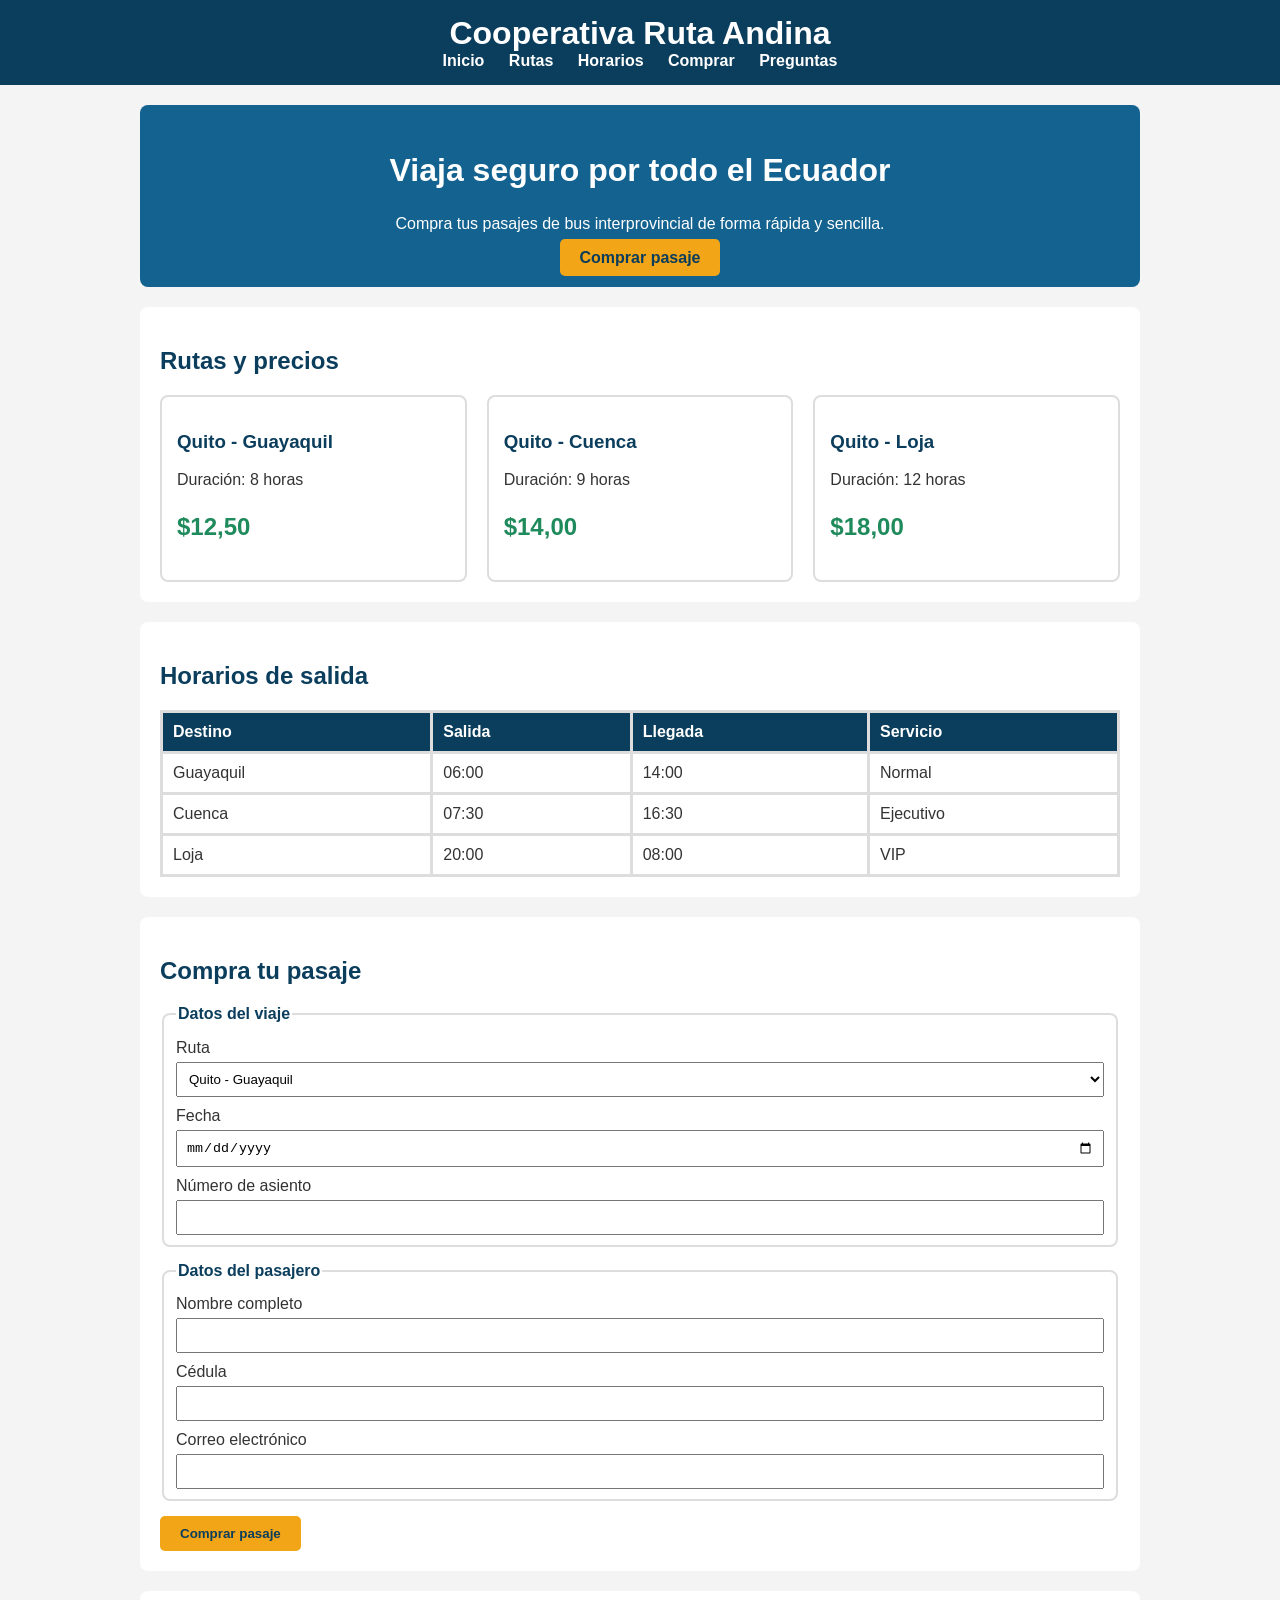
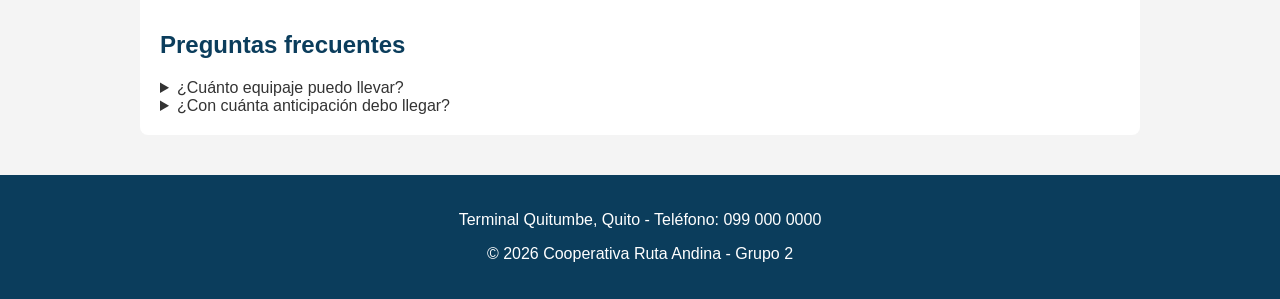
<file: index.html>
<!DOCTYPE html>
<html lang="es">
<head>
  <meta charset="UTF-8">
  <meta name="viewport" content="width=device-width, initial-scale=1.0">
  <title>Ruta Andina - Venta de Pasajes</title>

  <style>
    /* ===== Estilos generales ===== */
    body {
      margin: 0;
      font-family: Arial, Helvetica, sans-serif;
      background-color: #f4f4f4;
      color: #333333;
    }

    h1, h2, h3 {
      color: #0b3d5c;
    }

    /* ===== Encabezado y menú ===== */
    header {
      background-color: #0b3d5c;
      padding: 15px 30px;
      text-align: center;
    }

    header h1 {
      color: #ffffff;
      margin: 0;
    }

    nav a {
      color: #ffffff;
      text-decoration: none;
      margin: 0 10px;
      font-weight: bold;
    }

    nav a:hover {
      color: #f2a516;
    }

    /* ===== Contenido principal ===== */
    main {
      max-width: 1000px;
      margin: 0 auto;
      padding: 20px;
    }

    section {
      background-color: #ffffff;
      padding: 20px;
      margin-bottom: 20px;
      border-radius: 8px;
    }

    /* Portada */
    #inicio {
      background-color: #13628f;
      color: #ffffff;
      text-align: center;
    }

    #inicio h2 {
      color: #ffffff;
      font-size: 32px;
    }

    /* ===== Tarjetas de rutas ===== */
    .rutas {
      display: flex;
      flex-wrap: wrap;
      gap: 20px;
    }

    article {
      flex: 1;
      min-width: 250px;
      border: 2px solid #dddddd;
      border-radius: 8px;
      padding: 15px;
    }

    .precio {
      font-size: 24px;
      font-weight: bold;
      color: #1f8a5b;
    }

    /* ===== Botones ===== */
    button,
    .boton {
      background-color: #f2a516;
      color: #0b3d5c;
      border: none;
      padding: 10px 20px;
      border-radius: 5px;
      font-weight: bold;
      text-decoration: none;
      cursor: pointer;
    }

    button:hover,
    .boton:hover {
      background-color: #d68d00;
    }

    /* ===== Tabla de horarios ===== */
    table {
      width: 100%;
      border-collapse: collapse;
    }

    th, td {
      border: 3px solid #dddddd;
      padding: 10px;
      text-align: left;
    }

    th {
      background-color: #0b3d5c;
      color: #ffffff;
    }

    /* ===== Formulario ===== */
    fieldset {
      border: 2px solid #dddddd;
      border-radius: 8px;
      margin-bottom: 15px;
    }

    legend {
      font-weight: bold;
      color: #0b3d5c;
    }

    label {
      display: block;
      margin-top: 10px;
    }

    input,
    select {
      width: 100%;
      padding: 8px;
      margin-top: 5px;
      box-sizing: border-box;
    }

    /* ===== Pie de página ===== */
    footer {
      background-color: #0b3d5c;
      color: #ffffff;
      text-align: center;
      padding: 20px;
    }

    /* ===== Celulares ===== */
    @media (max-width: 600px) {
      nav a {
        display: block;
        margin: 8px 0;
      }
    }
  </style>
</head>

<body>

  <!-- ENCABEZADO: nombre de la cooperativa y menú -->
  <header>
    <h1>Cooperativa Ruta Andina</h1>
    <nav>
      <a href="#inicio">Inicio</a>
      <a href="#rutas">Rutas</a>
      <a href="#horarios">Horarios</a>
      <a href="#comprar">Comprar</a>
      <a href="#preguntas">Preguntas</a>
    </nav>
  </header>

  <!-- CONTENIDO PRINCIPAL -->
  <main>

    <!-- Portada -->
    <section id="inicio">
      <h2>Viaja seguro por todo el Ecuador</h2>
      <p>Compra tus pasajes de bus interprovincial de forma rápida y sencilla.</p>
      <a href="#comprar" class="boton">Comprar pasaje</a>
    </section>

    <!-- Rutas y precios -->
    <section id="rutas">
      <h2>Rutas y precios</h2>
      <div class="rutas">
        <article>
          <h3>Quito - Guayaquil</h3>
          <p>Duración: 8 horas</p>
          <p class="precio">$12,50</p>
        </article>
        <article>
          <h3>Quito - Cuenca</h3>
          <p>Duración: 9 horas</p>
          <p class="precio">$14,00</p>
        </article>
        <article>
          <h3>Quito - Loja</h3>
          <p>Duración: 12 horas</p>
          <p class="precio">$18,00</p>
        </article>
      </div>
    </section>

    <!-- Horarios -->
    <section id="horarios">
      <h2>Horarios de salida</h2>
      <table>
        <thead>
          <tr>
            <th>Destino</th>
            <th>Salida</th>
            <th>Llegada</th>
            <th>Servicio</th>
          </tr>
        </thead>
        <tbody>
          <tr>
            <td>Guayaquil</td>
            <td>06:00</td>
            <td>14:00</td>
            <td>Normal</td>
          </tr>
          <tr>
            <td>Cuenca</td>
            <td>07:30</td>
            <td>16:30</td>
            <td>Ejecutivo</td>
          </tr>
          <tr>
            <td>Loja</td>
            <td>20:00</td>
            <td>08:00</td>
            <td>VIP</td>
          </tr>
        </tbody>
      </table>
    </section>

    <!-- Formulario de compra -->
    <section id="comprar">
      <h2>Compra tu pasaje</h2>
      <form>
        <fieldset>
          <legend>Datos del viaje</legend>

          <label for="ruta">Ruta</label>
          <select id="ruta" name="ruta">
            <option>Quito - Guayaquil</option>
            <option>Quito - Cuenca</option>
            <option>Quito - Loja</option>
          </select>

          <label for="fecha">Fecha</label>
          <input type="date" id="fecha" name="fecha" required>

          <label for="asiento">Número de asiento</label>
          <input type="number" id="asiento" name="asiento" min="1" max="40" required>
        </fieldset>

        <fieldset>
          <legend>Datos del pasajero</legend>

          <label for="nombre">Nombre completo</label>
          <input type="text" id="nombre" name="nombre" required>

          <label for="cedula">Cédula</label>
          <input type="text" id="cedula" name="cedula" required>

          <label for="correo">Correo electrónico</label>
          <input type="email" id="correo" name="correo" required>
        </fieldset>

        <button type="submit">Comprar pasaje</button>
      </form>
    </section>

    <!-- Preguntas frecuentes -->
    <section id="preguntas">
      <h2>Preguntas frecuentes</h2>
      <details>
        <summary>¿Cuánto equipaje puedo llevar?</summary>
        <p>Una maleta de hasta 25 kg y un bolso de mano.</p>
      </details>
      <details>
        <summary>¿Con cuánta anticipación debo llegar?</summary>
        <p>30 minutos antes de la salida.</p>
      </details>
    </section>

  </main>

  <!-- PIE DE PÁGINA -->
  <footer>
    <p>Terminal Quitumbe, Quito - Teléfono: 099 000 0000</p>
    <p>&copy; 2026 Cooperativa Ruta Andina - Grupo 2</p>
  </footer>

</body>
</html>
</file>
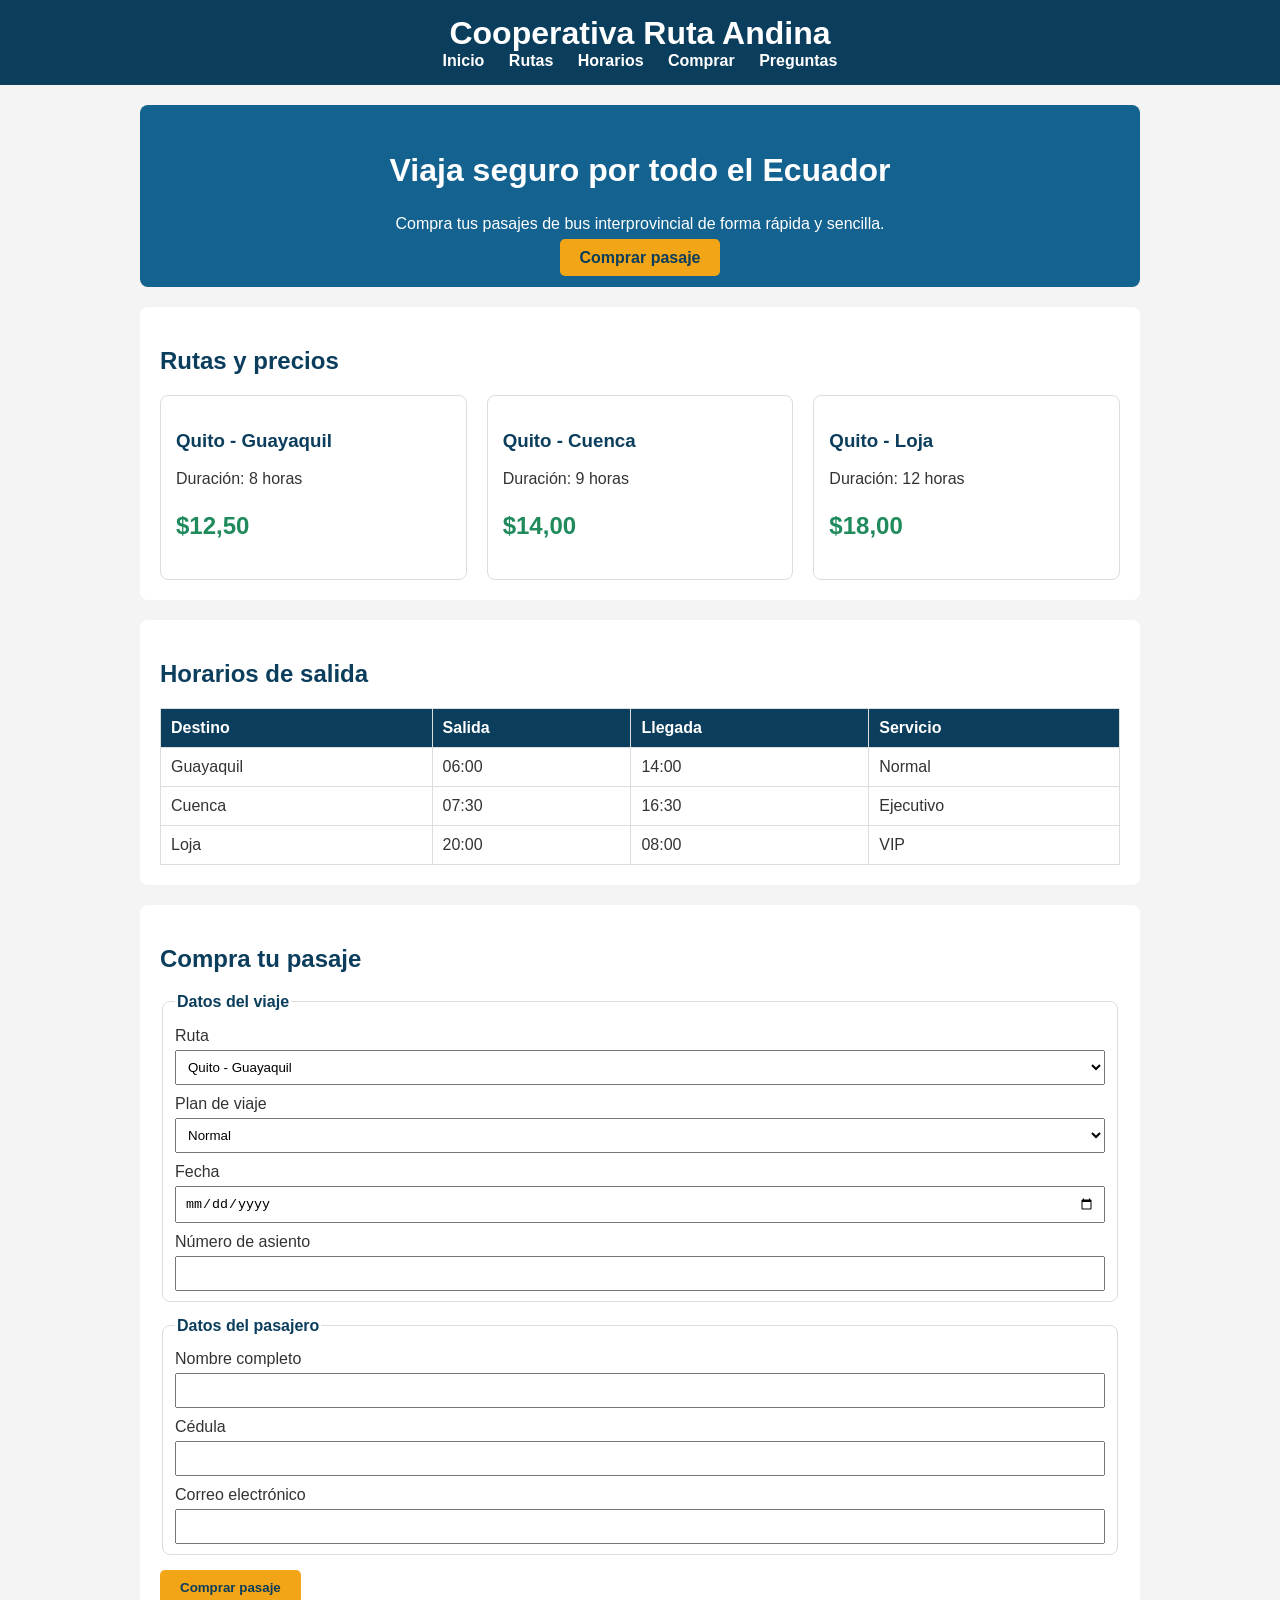
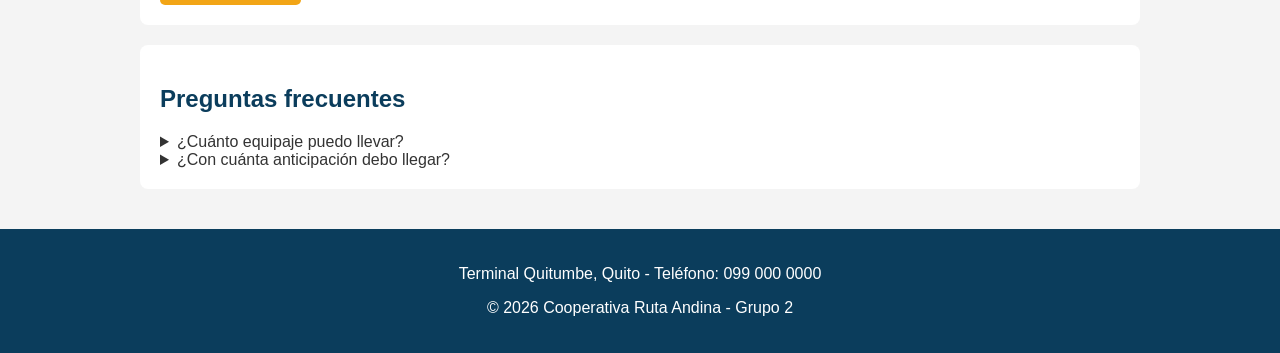
<file: Pasajes-G01/index.html>
<!DOCTYPE html>
<html lang="es">
<head>
  <meta charset="UTF-8">
  <meta name="viewport" content="width=device-width, initial-scale=1.0">
  <title>Ruta Andina - Venta de Pasajes</title>

  <!-- Se crea carpeta adicional estilos con el archivo style.css asociado al HTML para mejor manejo de estilos -->

  <link href="estilos/style.css" rel="stylesheet">  
</head>

<body>

  <!-- ENCABEZADO: nombre de la cooperativa y menú -->
  <header>
    <h1>Cooperativa Ruta Andina</h1>
    <nav>
      <a href="#inicio">Inicio</a>
      <a href="#rutas">Rutas</a>
      <a href="#horarios">Horarios</a>
      <a href="#comprar">Comprar</a>
      <a href="#preguntas">Preguntas</a>
    </nav>
  </header>

  <!-- CONTENIDO PRINCIPAL -->
  <main>

    <!-- Portada -->
    <section id="inicio">
      <h2>Viaja seguro por todo el Ecuador</h2>
      <p>Compra tus pasajes de bus interprovincial de forma rápida y sencilla.</p>
      <a href="#comprar" class="boton">Comprar pasaje</a>
    </section>

    <!-- Rutas y precios -->
    <section id="rutas">
      <h2>Rutas y precios</h2>
      <div class="rutas">
        <article>
          <h3>Quito - Guayaquil</h3>
          <p>Duración: 8 horas</p>
          <p class="precio">$12,50</p>
        </article>
        <article>
          <h3>Quito - Cuenca</h3>
          <p>Duración: 9 horas</p>
          <p class="precio">$14,00</p>
        </article>
        <article>
          <h3>Quito - Loja</h3>
          <p>Duración: 12 horas</p>
          <p class="precio">$18,00</p>
        </article>
      </div>
    </section>

    <!-- Horarios -->
    <section id="horarios">
      <h2>Horarios de salida</h2>
      <table>
        <thead>
          <tr>
            <th>Destino</th>
            <th>Salida</th>
            <th>Llegada</th>
            <th>Servicio</th>
          </tr>
        </thead>
        <tbody>
          <tr>
            <td>Guayaquil</td>
            <td>06:00</td>
            <td>14:00</td>
            <td>Normal</td>
          </tr>
          <tr>
            <td>Cuenca</td>
            <td>07:30</td>
            <td>16:30</td>
            <td>Ejecutivo</td>
          </tr>
          <tr>
            <td>Loja</td>
            <td>20:00</td>
            <td>08:00</td>
            <td>VIP</td>
          </tr>
        </tbody>
      </table>
    </section>

    <!-- Formulario de compra -->
    <section id="comprar">
      <h2>Compra tu pasaje</h2>
      <form>
        <fieldset>
          <legend>Datos del viaje</legend>

          <label for="ruta">Ruta</label>
          <select id="ruta" name="ruta">
            <option>Quito - Guayaquil</option>
            <option>Quito - Cuenca</option>
            <option>Quito - Loja</option>
          </select>

          <!-- Se agrega la opción "Plan de viaje" para que el usuario elija el paquete de viaje que desee -->

          <label for="ruta">Plan de viaje</label>
          <select id="ruta" name="ruta">
            <option>Normal</option>
            <option>Ejecutivo</option>
            <option>VIP</option>
          </select>  

          <label for="fecha">Fecha</label>
          <input type="date" id="fecha" name="fecha" required>

          
          <label for="asiento">Número de asiento</label>
          <input type="number" id="asiento" name="asiento" min="1" max="40" required>

          

        </fieldset>

        <fieldset>
          <legend>Datos del pasajero</legend>

          <label for="nombre">Nombre completo</label>
          <input type="text" id="nombre" name="nombre" required>

            <!-- Se agrega el min = "1" y max = "10" para declarar todos los digitos del número de cédula -->

          <label for="cedula">Cédula</label>
          <input type="text" id="cedula" name="cedula" min="1" max="10" required>

          <label for="correo">Correo electrónico</label>
          <input type="email" id="correo" name="correo" required>
        </fieldset>

        <button type="submit">Comprar pasaje</button>
      </form>
    </section>

    <!-- Preguntas frecuentes -->
    <section id="preguntas">
      <h2>Preguntas frecuentes</h2>
      <details>
        <summary>¿Cuánto equipaje puedo llevar?</summary>
        <p>Una maleta de hasta 25 kg y un bolso de mano.</p>
      </details>
      <details>
        <summary>¿Con cuánta anticipación debo llegar?</summary>
        <p>30 minutos antes de la salida.</p>
      </details>
    </section>

  </main>

  <!-- PIE DE PÁGINA -->
  <footer>
    <p>Terminal Quitumbe, Quito - Teléfono: 099 000 0000</p>
    <p>&copy; 2026 Cooperativa Ruta Andina - Grupo 2</p>
  </footer>

</body>
</html>
</file>
<file: Pasajes-G01/estilos/style.css>
/* ===== Estilos generales ===== */
    body {
      margin: 0;
      font-family: Arial, Helvetica, sans-serif;
      background-color: #f4f4f4;
      color: #333333;
    }

    h1, h2, h3 {
      color: #0b3d5c;
    }

    /* ===== Encabezado y menú ===== */
    header {
      background-color: #0b3d5c;
      padding: 15px 30px;
      text-align: center;
    }

    header h1 {
      color: #ffffff;
      margin: 0;
    }

    nav a {
      color: #ffffff;
      text-decoration: none;
      margin: 0 10px;
      font-weight: bold;
    }

    /* ===== se agrega transition para crear un transicion suave del color original al nuevo  ===== */
    nav a:hover {
      color: #f2a516;
      transition: 0.2s;
      
    }

    /* ===== Contenido principal ===== */
    main {
      max-width: 1000px;
      margin: 0 auto;
      padding: 20px;
    }

    section {
      background-color: #ffffff;
      padding: 20px;
      margin-bottom: 20px;
      border-radius: 8px;
    }

    /* Portada */
    #inicio {
      background-color: #13628f;
      color: #ffffff;
      text-align: center;
    }

    #inicio h2 {
      color: #ffffff;
      font-size: 32px;
    }

    /* ===== Tarjetas de rutas ===== */
    .rutas {
      display: flex;
      flex-wrap: wrap;
      gap: 20px;
    }

    article {
      flex: 1;
      min-width: 250px;
      border: 1px solid #dddddd;
      border-radius: 8px;
      padding: 15px;
    }

    .precio {
      font-size: 24px;
      font-weight: bold;
      color: #1f8a5b;
    }

    /* ===== Botones ===== */
    button,
    .boton {
      background-color: #f2a516;
      color: #0b3d5c;
      border: none;
      padding: 10px 20px;
      border-radius: 5px;
      font-weight: bold;
      text-decoration: none;
      cursor: pointer;
    }

    /* ===== se agrega transition para crear un transicion suave del color original al nuevo  ===== */
    button:hover,
    .boton:hover {
      background-color: #d68d00;
      transition: 0.2s;
    }

    /* ===== Tabla de horarios ===== */
    table {
      width: 100%;
      border-collapse: collapse;
    }

    th, td {
      border: 1px solid #dddddd;
      padding: 10px;
      text-align: left;
    }

    th {
      background-color: #0b3d5c;
      color: #ffffff;
    }

    /* ===== Formulario ===== */
    fieldset {
      border: 1px solid #dddddd;
      border-radius: 8px;
      margin-bottom: 15px;
    }

    legend {
      font-weight: bold;
      color: #0b3d5c;
    }

    label {
      display: block;
      margin-top: 10px;
    }

    input,
    select {
      width: 100%;
      padding: 8px;
      margin-top: 5px;
      box-sizing: border-box;
    }

    /* ===== Pie de página ===== */
    footer {
      background-color: #0b3d5c;
      color: #ffffff;
      text-align: center;
      padding: 20px;
    }

    
    /* ===== Celulares ===== */
    @media (max-width: 600px) {
      nav a {
        display: block;
        margin: 8px 0;
      }
    }
</file>
